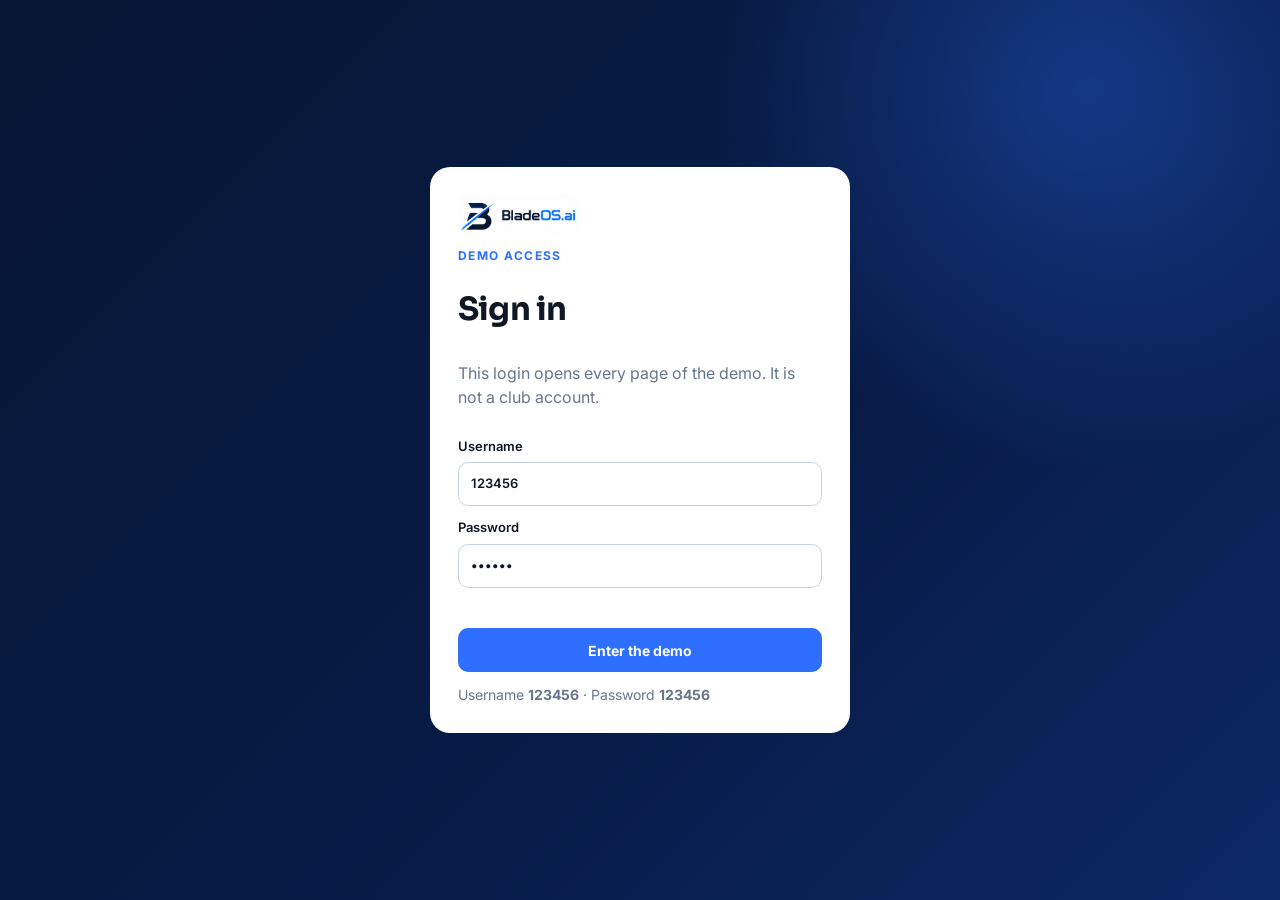
<file: index.html>
<!doctype html>
<html lang="en">
<head>
  <meta charset="utf-8">
  <meta name="viewport" content="width=device-width, initial-scale=1">
  <title>BladeOS.ai — The operating system for fencing clubs</title>
  <meta name="description" content="BladeOS.ai is the white-label operating platform for fencing clubs and academies. Members, scheduling, payments, and multi-location management in one system.">
  <link rel="icon" href="assets/brand/icon.png">
  <link rel="preconnect" href="https://fonts.googleapis.com">
  <link rel="preconnect" href="https://fonts.gstatic.com" crossorigin>
  <link href="https://fonts.googleapis.com/css2?family=Inter:wght@400;500;600;700&family=Sora:wght@600;700&display=swap" rel="stylesheet">
  <link rel="stylesheet" href="assets/css/site.css">
  <script src="assets/js/auth.js"></script>
</head>
<body class="site">
  <header class="site-header">
    <div class="wrap nav">
      <a class="brand" href="index.html"><img src="assets/brand/horizontal.png" alt="BladeOS.ai"></a>
      <button class="nav-toggle" type="button" data-nav-toggle aria-expanded="false" aria-label="Open menu">Menu</button>
      <nav class="nav-links">
        <a href="product.html">Product</a>
        <a href="pricing.html">Pricing</a>
        <a href="white-label.html">White label</a>
        <a href="login.html" data-sign-out>Sign out</a>
        <a class="btn btn-primary" href="demo.html">Open demo</a>
      </nav>
    </div>
  </header>

  <section class="hero">
    <div class="wrap hero-grid">
      <div>
        <p class="kicker" style="color:#9dbdff">White-label club platform</p>
        <h1>The operating system for fencing clubs.</h1>
        <p class="lead">Run the roster, the schedule, private lessons, memberships, and the front desk from one system. Your club’s name on the surface. BladeOS underneath.</p>
        <div class="hero-actions">
          <a class="btn btn-primary" href="demo.html">Open a blank club</a>
          <a class="btn btn-ghost" href="pricing.html">View pricing</a>
        </div>
        <p class="hero-note">The demo starts from an empty tenant. No members, no payments, no imported history.</p>
      </div>
      <div class="product-frame" aria-hidden="true">
        <div class="product-frame-bar"><i></i><i></i><i></i></div>
        <div class="app-mock">
          <div class="mock-side">
            <strong>Blade<b>OS</b></strong>
            <span class="on">Dashboard</span>
            <span>Schedule</span>
            <span>Members</span>
            <span>Billing</span>
            <span>Coaches</span>
          </div>
          <div class="mock-main">
            <h3>New club</h3>
            <div class="kpis">
              <div class="kpi"><small>Active members</small><b>0</b></div>
              <div class="kpi"><small>Paid invoices</small><b>$0</b></div>
              <div class="kpi"><small>Classes</small><b>0</b></div>
            </div>
            <div class="mock-empty">Blank database. Add the first member when the club is ready.</div>
          </div>
        </div>
      </div>
    </div>
  </section>

  <section>
    <div class="wrap">
      <div class="section-head">
        <p class="kicker">Club workflow</p>
        <h2>Sell, schedule, coach, then scale.</h2>
        <p class="lead">The product is organized around how a fencing academy actually operates.</p>
      </div>
      <div class="workflow">
        <div class="step"><b>Sell</b><span>Memberships, punch cards, shop, and discounts.</span></div>
        <div class="step"><b>Schedule</b><span>Group classes and private lessons on one calendar.</span></div>
        <div class="step"><b>Coach</b><span>A roster for coaches, then a login only if they need one.</span></div>
        <div class="step"><b>Collect</b><span>Invoices and transfers on the club’s own Stripe account.</span></div>
        <div class="step"><b>Arrive</b><span>Front desk, kiosk check-in, and a schedule screen.</span></div>
        <div class="step"><b>Scale</b><span>A second location, leads, and finance when you need them.</span></div>
      </div>
    </div>
  </section>

  <section class="soft">
    <div class="wrap">
      <div class="section-head">
        <p class="kicker">Core · $49 / month</p>
        <h2>Included for the first 50 members.</h2>
      </div>
      <div class="grid-3">
        <article class="card"><span class="tag">Core</span><h3>Schedule & group booking</h3><p>Publish classes, set capacity, and book members onto the session.</p></article>
        <article class="card"><span class="tag">Core</span><h3>Private lessons</h3><p>Requests, confirmations, and completed lessons stay off the group calendar.</p></article>
        <article class="card"><span class="tag">Core</span><h3>Memberships & pricing</h3><p>Monthly plans, annual plans, and punch cards with the credits you define.</p></article>
        <article class="card"><span class="tag">Core</span><h3>Stripe transfers</h3><p>Each club connects its own Stripe account. BladeOS does not pool the money.</p></article>
        <article class="card"><span class="tag">Core</span><h3>Coach manager</h3><p>Weapons, status, and the classes each coach is responsible for.</p></article>
        <article class="card"><span class="tag">Core</span><h3>Member accounts</h3><p>Profile, household, bookings, packages, billing, and the shop.</p></article>
      </div>
      <p class="note">Additional members bill by tier. Coach profiles, super admins, video cloud, and the operational add-ons turn on only when the club needs them. <a href="pricing.html">Open the calculator.</a></p>
    </div>
  </section>

  <section>
    <div class="wrap split">
      <div>
        <p class="kicker">Same system, club on the surface</p>
        <h2>White label without a second product.</h2>
        <p class="lead">Member sites, emails, and the login take the club logo and accent. Operations keep the BladeOS shell so every academy is trained on the same screens.</p>
        <div class="hero-actions">
          <a class="btn btn-primary" href="white-label.html">How white label works</a>
          <a class="btn btn-secondary" href="product.html">See every module</a>
        </div>
      </div>
      <div class="panel">
        <p class="kicker">A new tenant includes</p>
        <ul class="checklist">
          <li>An empty member roster</li>
          <li>No classes, lessons, or attendance</li>
          <li>No invoices and no Stripe history</li>
          <li>No leads, campaigns, or WhatsApp templates</li>
          <li>Club name, accent, and locations ready to set</li>
        </ul>
      </div>
    </div>
  </section>

  <footer class="site-footer">
    <div class="wrap footer-row">
      <div class="footer-brand"><span class="footer-mark"><img src="assets/brand/icon.png" alt=""></span> BladeOS.ai</div>
      <nav class="footer-links">
        <a href="product.html">Product</a>
        <a href="pricing.html">Pricing</a>
        <a href="white-label.html">White label</a>
        <a href="demo.html">Demo</a>
      </nav>
    </div>
  </footer>
  <script src="assets/js/site.js"></script>
</body>
</html>
</file>
<file: assets/css/site.css>
:root {
  --navy: #071b46;
  --blue: #2f6fff;
  --blue-2: #1f55d8;
  --ink: #101826;
  --muted: #69758b;
  --gray: #b8c2d6;
  --line: #e5eaf2;
  --bg: #f4f7fb;
  --white: #fff;
  --green: #16a36a;
  --warning: #d98b16;
  --error: #d84545;
  --radius: 16px;
  --control: 10px;
  --max: 1180px;
  --shadow: 0 18px 50px rgba(7, 27, 70, 0.12);
}

* { box-sizing: border-box; }
html { scroll-behavior: smooth; }
body {
  margin: 0;
  color: var(--ink);
  background: var(--white);
  font: 16px/1.5 Inter, Arial, sans-serif;
}
img { max-width: 100%; display: block; }
a { color: inherit; text-decoration: none; }
button, input, select, textarea { font: inherit; color: inherit; }
h1, h2, h3, .brand-type { font-family: Sora, Inter, Arial, sans-serif; }

.wrap { width: min(var(--max), calc(100% - 40px)); margin: 0 auto; }
.kicker {
  margin: 0 0 8px;
  color: var(--blue);
  font-size: 12px;
  font-weight: 700;
  letter-spacing: 0.12em;
  text-transform: uppercase;
}
.muted { color: var(--muted); }
.lead { color: var(--muted); font-size: 18px; line-height: 1.55; }

.site-header {
  position: sticky;
  top: 0;
  z-index: 20;
  background: rgba(255, 255, 255, 0.94);
  border-bottom: 1px solid var(--line);
  backdrop-filter: blur(10px);
}
.nav {
  height: 72px;
  display: flex;
  align-items: center;
  justify-content: space-between;
  gap: 20px;
}
.brand img { height: 36px; width: auto; }
.nav-links { display: flex; align-items: center; gap: 22px; font-weight: 600; font-size: 15px; }
.nav-links a:hover { color: var(--blue); }
.nav-toggle { display: none; }

.btn {
  display: inline-flex;
  align-items: center;
  justify-content: center;
  min-height: 44px;
  padding: 0 16px;
  border-radius: var(--control);
  border: 1px solid transparent;
  font-size: 14px;
  font-weight: 700;
  cursor: pointer;
  background: transparent;
}
.btn-primary { background: var(--blue); color: white; }
.btn-primary:hover { background: var(--blue-2); }
.btn-secondary { background: white; color: var(--navy); border-color: #cbd5e1; }
.btn-ghost { color: white; border-color: rgba(255, 255, 255, 0.35); }
.btn-ghost:hover { background: rgba(255, 255, 255, 0.08); }
.nav-links .btn-primary:hover { color: white; }

.hero {
  background:
    radial-gradient(circle at 85% 10%, rgba(47, 111, 255, 0.35), transparent 28%),
    linear-gradient(135deg, #061735, #071b46 58%, #0c2864);
  color: white;
}
.hero-grid {
  display: grid;
  grid-template-columns: 1.05fr 0.95fr;
  gap: 56px;
  align-items: center;
  padding: 72px 0 80px;
}
.hero h1 {
  margin: 0 0 16px;
  font-size: 58px;
  line-height: 1.02;
  letter-spacing: -1.8px;
  font-weight: 700;
}
.hero .lead { color: #c5d2e8; max-width: 540px; }
.hero-actions { display: flex; flex-wrap: wrap; gap: 12px; margin-top: 28px; }
.hero-note { margin-top: 18px; color: #9fb0cb; font-size: 13px; }

.product-frame {
  background: rgba(255, 255, 255, 0.06);
  border: 1px solid rgba(255, 255, 255, 0.14);
  border-radius: 20px;
  padding: 14px;
  box-shadow: var(--shadow);
}
.product-frame-bar {
  display: flex;
  gap: 6px;
  margin-bottom: 12px;
}
.product-frame-bar i {
  width: 8px;
  height: 8px;
  border-radius: 50%;
  background: rgba(255, 255, 255, 0.35);
  display: block;
}
.app-mock {
  display: grid;
  grid-template-columns: 148px 1fr;
  min-height: 320px;
  background: var(--bg);
  color: var(--ink);
  border-radius: 14px;
  overflow: hidden;
}
.mock-side { background: var(--navy); color: white; padding: 16px 12px; }
.mock-side strong { display: block; font-family: Sora, Inter, sans-serif; font-size: 13px; margin-bottom: 14px; }
.mock-side strong b { color: #74a0ff; }
.mock-side span {
  display: block;
  border-radius: 8px;
  padding: 8px 10px;
  font-size: 12px;
  color: #c5d2e8;
}
.mock-side span.on { background: var(--blue); color: white; font-weight: 700; }
.mock-main { padding: 16px; }
.mock-main h3 { margin: 0 0 12px; font-size: 16px; }
.kpis { display: grid; grid-template-columns: repeat(3, 1fr); gap: 8px; }
.kpi { background: white; border: 1px solid var(--line); border-radius: 12px; padding: 10px; }
.kpi small { color: var(--muted); font-size: 11px; }
.kpi b { display: block; font-family: Sora, Inter, sans-serif; font-size: 20px; margin-top: 2px; }
.mock-empty {
  margin-top: 10px;
  background: white;
  border: 1px dashed #c9d4e4;
  border-radius: 12px;
  padding: 16px;
  color: var(--muted);
  font-size: 13px;
}

section { padding: 72px 0; }
.section-head { max-width: 680px; margin-bottom: 28px; }
.section-head h2, .hero h1 { letter-spacing: -1px; }
.section-head h2 { margin: 0 0 8px; font-size: 36px; line-height: 1.15; }

.soft { background: var(--bg); }
.grid-3 { display: grid; grid-template-columns: repeat(3, 1fr); gap: 16px; }
.grid-4 { display: grid; grid-template-columns: repeat(4, 1fr); gap: 16px; }
.grid-2 { display: grid; grid-template-columns: 1fr 1fr; gap: 16px; }
.card {
  background: white;
  border: 1px solid var(--line);
  border-radius: var(--radius);
  padding: 20px;
}
.card h3 { margin: 8px 0; font-size: 18px; }
.card p { margin: 0; color: var(--muted); font-size: 14px; }
.price {
  font-family: Sora, Inter, sans-serif;
  font-size: 28px;
  letter-spacing: -0.8px;
  color: var(--blue);
}
.tag {
  display: inline-flex;
  align-items: center;
  min-height: 22px;
  padding: 0 8px;
  border-radius: 999px;
  background: #edf3ff;
  color: var(--blue-2);
  font-size: 11px;
  font-weight: 700;
  letter-spacing: 0.04em;
  text-transform: uppercase;
}

.workflow { display: grid; grid-template-columns: repeat(6, 1fr); gap: 12px; }
.step { padding: 16px; border-top: 3px solid var(--blue); background: white; border-radius: 0 0 12px 12px; }
.step b { display: block; font-family: Sora, Inter, sans-serif; margin-bottom: 6px; }
.step span { color: var(--muted); font-size: 13px; }

.split { display: grid; grid-template-columns: 1.1fr 0.9fr; gap: 28px; align-items: center; }
.panel {
  background: var(--navy);
  color: white;
  border-radius: 20px;
  padding: 28px;
}
.panel .kicker { color: #9dbdff; }
.panel li { margin: 8px 0; }
.checklist { margin: 0; padding: 0; list-style: none; }
.checklist li::before { content: "✓"; color: #9dbdff; margin-right: 8px; }

.site-footer {
  background: var(--navy);
  color: #c5d2e8;
  padding: 36px 0;
  font-size: 14px;
}
.footer-row { display: flex; justify-content: space-between; gap: 20px; align-items: center; }
.footer-brand { display: flex; align-items: center; gap: 12px; color: white; font-family: Sora, Inter, sans-serif; font-weight: 700; }
.footer-mark {
  background: white;
  border-radius: 10px;
  padding: 6px;
  width: 42px;
  height: 42px;
  display: grid;
  place-items: center;
}
.footer-mark img { width: 28px; height: auto; }
.footer-links { display: flex; gap: 16px; }
.footer-links a:hover { color: white; }

.page-hero { padding: 56px 0 20px; }
.page-hero h1 { margin: 0 0 12px; font-size: 48px; letter-spacing: -1.4px; line-height: 1.05; }

table { width: 100%; border-collapse: collapse; background: white; }
th, td { text-align: left; padding: 12px 14px; border-bottom: 1px solid var(--line); font-size: 14px; }
th { font-size: 12px; letter-spacing: 0.06em; text-transform: uppercase; color: var(--muted); background: #eef3f8; }
td:last-child, th:last-child { text-align: right; }

.calc { display: grid; grid-template-columns: 1fr 340px; gap: 20px; }
.control {
  background: white;
  border: 1px solid var(--line);
  border-radius: 12px;
  padding: 14px 16px;
  margin-bottom: 10px;
}
.control label, .check {
  display: flex;
  justify-content: space-between;
  gap: 12px;
  align-items: center;
  font-weight: 650;
}
.control input[type="number"] {
  width: 96px;
  min-height: 44px;
  border: 1px solid #cbd5e1;
  border-radius: 8px;
  text-align: right;
  padding: 0 10px;
}
.checks { display: grid; grid-template-columns: 1fr 1fr; gap: 8px; margin-top: 10px; }
.checks label { font-weight: 500; font-size: 14px; justify-content: flex-start; }
.summary {
  background: var(--navy);
  color: white;
  border-radius: 16px;
  padding: 22px;
  position: sticky;
  top: 92px;
}
.summary h2 { margin: 0 0 12px; font-size: 22px; }
.row { display: flex; justify-content: space-between; gap: 12px; padding: 7px 0; color: #c7d5e7; font-size: 14px; }
.row strong { color: white; }
.total { border-top: 1px solid rgba(255, 255, 255, 0.16); margin-top: 10px; padding-top: 14px; }
.total strong { display: block; font-family: Sora, Inter, sans-serif; font-size: 40px; letter-spacing: -1px; }
.note {
  margin-top: 16px;
  background: #edf3ff;
  border-left: 3px solid var(--blue);
  padding: 12px 14px;
  border-radius: 0 8px 8px 0;
  font-size: 14px;
}

.login-screen {
  min-height: 100vh;
  display: grid;
  place-items: center;
  padding: 24px;
  background:
    radial-gradient(circle at 85% 10%, rgba(47, 111, 255, 0.35), transparent 28%),
    linear-gradient(135deg, #061735, #071b46 58%, #0c2864);
}
.login-card {
  width: min(420px, 100%);
  background: white;
  border-radius: 20px;
  padding: 28px;
  display: grid;
  gap: 12px;
}
.login-card img { height: 40px; width: auto; }
.login-card h1 { margin: 0; font-size: 32px; letter-spacing: -0.8px; }
.login-card .field { display: flex; flex-direction: column; gap: 6px; font-size: 13px; font-weight: 600; }
.login-card input {
  min-height: 44px;
  border: 1px solid #cbd5e1;
  border-radius: 10px;
  padding: 0 12px;
}
.login-error { min-height: 1.2em; margin: 0; color: var(--error); font-size: 14px; }
.login-hint { margin: 0; color: var(--muted); font-size: 14px; }

input:focus, select:focus, textarea:focus, button:focus-visible, a:focus-visible {
  outline: 3px solid rgba(47, 111, 255, 0.35);
  outline-offset: 2px;
}

@media (max-width: 980px) {
  .hero-grid, .split, .calc, .grid-4, .workflow { grid-template-columns: 1fr 1fr; }
  .grid-3 { grid-template-columns: 1fr; }
  .hero h1, .page-hero h1 { font-size: 40px; }
}
@media (max-width: 720px) {
  .nav-toggle { display: inline-flex; }
  .nav-links {
    display: none;
    position: absolute;
    top: 72px;
    left: 0;
    right: 0;
    background: white;
    border-bottom: 1px solid var(--line);
    flex-direction: column;
    align-items: flex-start;
    padding: 12px 20px 16px;
  }
  .nav-links.open { display: flex; }
  .hero-grid, .split, .calc, .grid-4, .grid-2, .workflow, .checks { grid-template-columns: 1fr; }
  .footer-row { flex-direction: column; align-items: flex-start; }
  .summary { position: static; }
  .app-mock { grid-template-columns: 1fr; }
  .mock-side { display: flex; gap: 6px; overflow: auto; }
  .mock-side strong { margin: 0 8px 0 0; align-self: center; }
}
</file>
<file: assets/css/demo.css>
body.app {
  background: var(--bg);
  min-height: 100vh;
}

.shell { min-height: 100vh; display: grid; grid-template-columns: 240px 1fr; }
.sidebar {
  background: var(--navy);
  color: #d5e0f2;
  padding: 18px 12px 24px;
  position: sticky;
  top: 0;
  height: 100vh;
  overflow: auto;
}
.side-brand {
  display: flex;
  align-items: center;
  gap: 10px;
  color: white;
  padding: 4px 8px 16px;
  font-family: Sora, Inter, sans-serif;
  font-weight: 700;
}
.side-brand img { width: 28px; height: auto; background: white; border-radius: 8px; padding: 3px; }
.side-brand b { color: #74a0ff; }
.side-group {
  margin: 16px 8px 6px;
  font-size: 11px;
  letter-spacing: 0.08em;
  text-transform: uppercase;
  color: #8ea0bd;
}
.side-link {
  display: flex;
  align-items: center;
  min-height: 40px;
  padding: 0 10px;
  border-radius: 10px;
  color: #d5e0f2;
  font-size: 14px;
  font-weight: 500;
}
.side-link.active, .side-link:hover { background: var(--blue); color: white; }

.workspace { min-width: 0; }
.topbar {
  height: 64px;
  display: flex;
  align-items: center;
  justify-content: space-between;
  gap: 12px;
  padding: 0 20px;
  background: white;
  border-bottom: 1px solid var(--line);
  position: sticky;
  top: 0;
  z-index: 5;
}
.topbar-left, .topbar-right { display: flex; align-items: center; gap: 10px; }
.club-name { font-family: Sora, Inter, sans-serif; font-weight: 700; }
.surface-select, .topbar select, .page input, .page select, .page textarea {
  min-height: 40px;
  border: 1px solid #cbd5e1;
  border-radius: 10px;
  background: white;
  padding: 0 10px;
}
.banner {
  margin: 16px 20px 0;
  background: #edf3ff;
  border-left: 3px solid var(--blue);
  border-radius: 0 10px 10px 0;
  padding: 10px 12px;
  font-size: 13px;
  color: var(--ink);
}
.page { padding: 20px; }
.page-head { display: flex; justify-content: space-between; gap: 16px; align-items: flex-end; margin-bottom: 16px; }
.page-head h1 { margin: 0; font-size: 32px; letter-spacing: -0.8px; }
.page-head p { margin: 6px 0 0; color: var(--muted); }

.form-grid, .filters {
  display: grid;
  grid-template-columns: repeat(4, minmax(0, 1fr));
  gap: 10px;
  align-items: end;
  margin-bottom: 16px;
}
.form-grid .btn { grid-column: 1 / -1; justify-self: start; min-width: 180px; }
.field { display: flex; flex-direction: column; gap: 4px; font-size: 13px; font-weight: 600; }
.field.wide { grid-column: span 2; }
.page textarea { min-height: 88px; padding: 10px; }

.table-wrap { overflow: auto; background: white; border: 1px solid var(--line); border-radius: 16px; }
.table-wrap table { min-width: 640px; }
.empty {
  background: white;
  border: 1px dashed #c9d4e4;
  border-radius: 16px;
  padding: 28px;
  color: var(--muted);
}
.empty h2 { margin: 0 0 6px; color: var(--ink); font-size: 20px; }
.pill {
  display: inline-flex;
  align-items: center;
  min-height: 22px;
  padding: 0 8px;
  border-radius: 999px;
  background: #eef3f8;
  font-size: 12px;
  font-weight: 700;
}
.pill.ok { background: #e7f7ef; color: #087a55; }
.pill.warn { background: #fff4e5; color: #9a5b00; }
.pill.bad { background: #fdecec; color: #a32626; }
.linkish { background: none; border: 0; color: var(--blue); font-weight: 700; cursor: pointer; padding: 0; min-height: 44px; }

.kpi-row { display: grid; grid-template-columns: repeat(4, 1fr); gap: 12px; margin-bottom: 16px; }
.stat { background: white; border: 1px solid var(--line); border-radius: 16px; padding: 16px; }
.stat span { color: var(--muted); font-size: 13px; }
.stat strong { display: block; margin-top: 4px; font-family: Sora, Inter, sans-serif; font-size: 28px; letter-spacing: -0.6px; }

.stage {
  min-height: calc(100vh - 64px);
  background: #06122c;
  color: white;
}
.stage-head, .kiosk-head {
  display: flex;
  justify-content: space-between;
  align-items: center;
  padding: 20px 24px;
}
.board { padding: 8px 24px 32px; display: grid; gap: 12px; }
.board article, .kiosk-card {
  background: rgba(255, 255, 255, 0.06);
  border: 1px solid rgba(255, 255, 255, 0.12);
  border-radius: 16px;
  padding: 18px 20px;
}
.kiosk {
  min-height: calc(100vh - 64px);
  display: grid;
  grid-template-columns: 320px 1fr;
}
.kiosk-list { background: white; border-right: 1px solid var(--line); }
.kiosk-list button {
  width: 100%;
  text-align: left;
  background: white;
  border: 0;
  border-bottom: 1px solid var(--line);
  min-height: 56px;
  padding: 8px 16px;
  cursor: pointer;
}
.kiosk-list button:hover, .kiosk-list button.on { background: #edf3ff; }
.kiosk-main { display: grid; place-items: center; padding: 24px; }
.public-hero {
  background: var(--navy);
  color: white;
  border-radius: 20px;
  padding: 28px;
  margin-bottom: 16px;
}
.public-hero h1 { margin: 0 0 8px; font-size: 40px; }

.danger { color: var(--error); border-color: #f0c9c9; }

@media (max-width: 980px) {
  .shell { grid-template-columns: 1fr; }
  .sidebar { position: relative; height: auto; }
  .form-grid, .kpi-row, .kiosk { grid-template-columns: 1fr 1fr; }
}
@media (max-width: 720px) {
  .form-grid, .kpi-row, .kiosk, .topbar { grid-template-columns: 1fr; }
  .topbar { height: auto; flex-wrap: wrap; padding: 12px; }
  .page-head { flex-direction: column; align-items: flex-start; }
}
</file>
